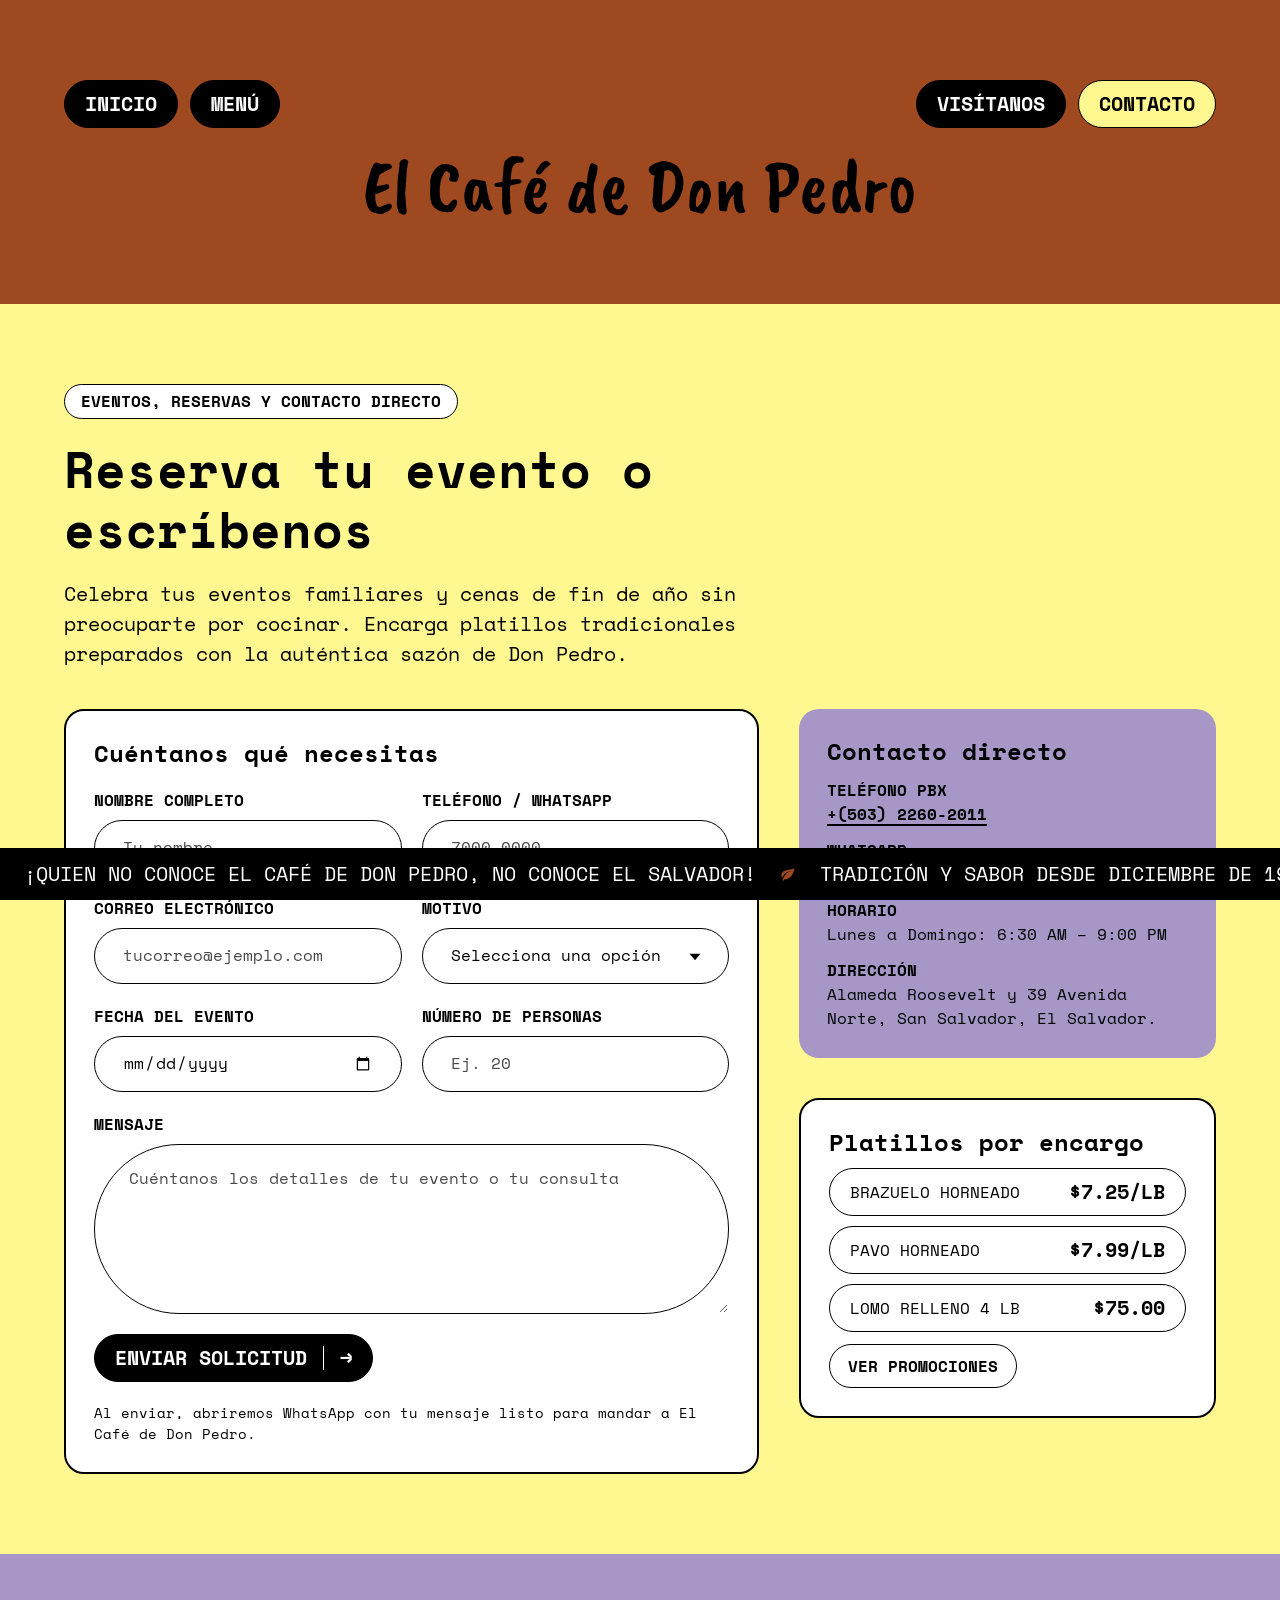
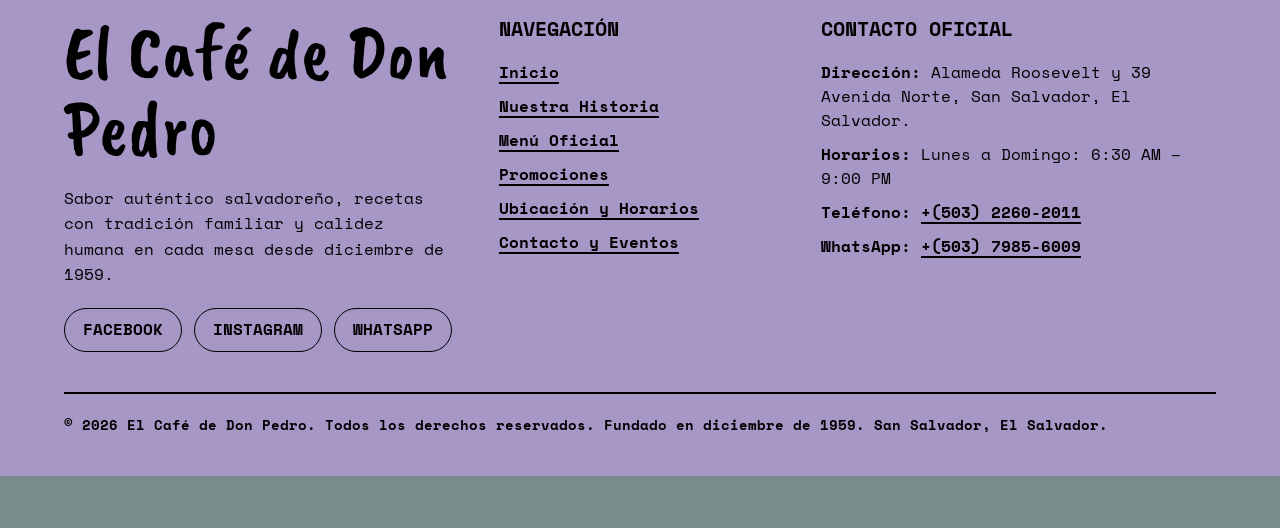
<file: contacto.html>
<!DOCTYPE html>
<html lang="es">
<head>
  <meta charset="UTF-8">
  <meta name="viewport" content="width=device-width, initial-scale=1.0">
  <title>Contacto y Eventos | El Café de Don Pedro</title>
  <meta name="description" content="Reserva tu evento o banquete, encarga platillos de temporada o escríbele directamente a El Café de Don Pedro.">
  <script>document.documentElement.className += ' js';</script>

  <!-- Tipografías: Caveat Brush (solo logotipo) + Space Mono (todo el resto) -->
  <link rel="preconnect" href="https://fonts.googleapis.com">
  <link rel="preconnect" href="https://fonts.gstatic.com" crossorigin>
  <link href="https://fonts.googleapis.com/css2?family=Caveat+Brush&amp;family=Space+Mono:wght@400;700&amp;display=swap" rel="stylesheet">

  <link rel="stylesheet" href="styles.css">
</head>
<body>
  <a class="skip-link" href="#contenido">Saltar al contenido</a>
  <header class="band band--terracotta site-header">
    <nav class="pill-nav" aria-label="Navegación principal">
      <div class="pill-group"><a class="btn btn--ink" href="index.html">Inicio</a><a class="btn btn--ink" href="menu.html">Menú</a></div>
      <div class="pill-group"><a class="btn btn--ink" href="visitanos.html">Visítanos</a><a class="btn btn--ink" href="contacto.html" aria-current="page">Contacto</a></div>
    </nav>
    <a class="wordmark wordmark--sm" href="index.html" aria-label="El Café de Don Pedro — Inicio">El Café de Don Pedro</a>
  </header>

  <main id="contenido">
    <!-- ========== CONTACTO: banda Sunshine ========== -->
    <section class="band band--sunshine" aria-labelledby="contact-title">
      <div class="section-head">
        <span class="tag">Eventos, reservas y contacto directo</span>
        <h1 class="display" id="contact-title">Reserva tu evento o escríbenos</h1>
        <p class="lead">Celebra tus eventos familiares y cenas de fin de año sin preocuparte por cocinar. Encarga platillos tradicionales preparados con la auténtica sazón de Don Pedro.</p>
      </div>

      <div class="contact-layout">
        <div class="card form-card reveal">
          <h2 class="card-title" style="margin-bottom:20px">Cuéntanos qué necesitas</h2>
          <form id="contactForm" class="form-grid" aria-describedby="formNote">
            <div class="field">
              <label for="nombre">Nombre completo</label>
              <input class="field-control" id="nombre" name="nombre" type="text" autocomplete="name" placeholder="Tu nombre" required>
            </div>
            <div class="field">
              <label for="telefono">Teléfono / WhatsApp</label>
              <input class="field-control" id="telefono" name="telefono" type="tel" autocomplete="tel" placeholder="7000-0000" required>
            </div>
            <div class="field">
              <label for="correo">Correo electrónico</label>
              <input class="field-control" id="correo" name="correo" type="email" autocomplete="email" placeholder="tucorreo@ejemplo.com">
            </div>
            <div class="field">
              <label for="motivo">Motivo</label>
              <select class="field-control" id="motivo" name="motivo" required>
                <option value="">Selecciona una opción</option>
                <option>Reservar evento o banquete</option>
                <option>Encargar platillos de temporada</option>
                <option>Pedido a domicilio</option>
                <option>Consulta general</option>
              </select>
            </div>
            <div class="field">
              <label for="fecha">Fecha del evento</label>
              <input class="field-control" id="fecha" name="fecha" type="date">
            </div>
            <div class="field">
              <label for="personas">Número de personas</label>
              <input class="field-control" id="personas" name="personas" type="number" min="1" inputmode="numeric" placeholder="Ej. 20">
            </div>
            <div class="field field--full">
              <label for="mensaje">Mensaje</label>
              <textarea class="field-control" id="mensaje" name="mensaje" rows="4" placeholder="Cuéntanos los detalles de tu evento o tu consulta"></textarea>
            </div>
            <div class="field--full">
              <button class="btn btn--ink submit-pill" type="submit">
                <span>Enviar solicitud</span><span class="divider" aria-hidden="true"></span><span aria-hidden="true">&rarr;</span>
              </button>
            </div>
            <p class="form-note field--full" id="formNote">Al enviar, abriremos WhatsApp con tu mensaje listo para mandar a El Café de Don Pedro.</p>
            <div class="form-status field--full" id="formStatus" role="status" hidden></div>
          </form>
        </div>

        <aside class="contact-aside">
          <div class="color-card color-card--lavender aside-card reveal">
            <h2 class="card-title">Contacto directo</h2>
            <p><span class="detail-label">Teléfono PBX</span><br><a class="text-link" href="tel:+50322602011">+(503) 2260-2011</a></p>
            <p><span class="detail-label">WhatsApp</span><br><a class="text-link" href="https://wa.me/50379856009" target="_blank" rel="noopener noreferrer">+(503) 7985-6009</a></p>
            <p><span class="detail-label">Horario</span><br>Lunes a Domingo: 6:30 AM – 9:00 PM</p>
            <p><span class="detail-label">Dirección</span><br>Alameda Roosevelt y 39 Avenida Norte, San Salvador, El Salvador.</p>
          </div>

          <div class="card aside-card reveal">
            <h2 class="card-title">Platillos por encargo</h2>
            <div class="price-list">
              <div class="pill-ghost"><span>Brazuelo Horneado</span><strong>$7.25/lb</strong></div>
              <div class="pill-ghost"><span>Pavo Horneado</span><strong>$7.99/lb</strong></div>
              <div class="pill-ghost"><span>Lomo Relleno 4 lb</span><strong>$75.00</strong></div>
            </div>
            <div><a class="btn btn--ghost btn--sm" href="index.html#promociones">Ver promociones</a></div>
          </div>
        </aside>
      </div>
    </section>
  </main>

  <footer class="band band--lavender site-footer">
    <div class="footer-grid">
      <div class="footer-brand">
        <a class="wordmark wordmark--sm" href="index.html" aria-label="El Café de Don Pedro — Inicio">El Café de Don Pedro</a>
        <p>Sabor auténtico salvadoreño, recetas con tradición familiar y calidez humana en cada mesa desde diciembre de 1959.</p>
        <div class="btn-row">
          <a class="btn btn--ghost btn--sm" href="https://facebook.com/elcafededonpedro" target="_blank" rel="noopener noreferrer">Facebook</a>
          <a class="btn btn--ghost btn--sm" href="https://instagram.com/elcafededonpedro" target="_blank" rel="noopener noreferrer">Instagram</a>
          <a class="btn btn--ghost btn--sm" href="https://wa.me/50379856009" target="_blank" rel="noopener noreferrer">WhatsApp</a>
        </div>
      </div>

      <nav class="footer-col" aria-label="Navegación del pie de página">
        <h2>Navegación</h2>
        <ul>
          <li><a class="text-link" href="index.html">Inicio</a></li>
          <li><a class="text-link" href="index.html#historia">Nuestra Historia</a></li>
          <li><a class="text-link" href="menu.html">Menú Oficial</a></li>
          <li><a class="text-link" href="index.html#promociones">Promociones</a></li>
          <li><a class="text-link" href="visitanos.html">Ubicación y Horarios</a></li>
          <li><a class="text-link" href="contacto.html">Contacto y Eventos</a></li>
        </ul>
      </nav>

      <div class="footer-col">
        <h2>Contacto Oficial</h2>
        <p><strong>Dirección:</strong> Alameda Roosevelt y 39 Avenida Norte, San Salvador, El Salvador.</p>
        <p><strong>Horarios:</strong> Lunes a Domingo: 6:30 AM – 9:00 PM</p>
        <p><strong>Teléfono:</strong> <a class="text-link" href="tel:+50322602011">+(503) 2260-2011</a></p>
        <p><strong>WhatsApp:</strong> <a class="text-link" href="https://wa.me/50379856009" target="_blank" rel="noopener noreferrer">+(503) 7985-6009</a></p>
      </div>
    </div>
    <p class="copyright">&copy; 2026 El Café de Don Pedro. Todos los derechos reservados. Fundado en diciembre de 1959. San Salvador, El Salvador.</p>
  </footer>

  <!-- Ticker inferior en movimiento infinito (duración en styles.css, sección 11) -->
  <div class="ticker" aria-hidden="true">
    <div class="ticker-track">
      <div class="ticker-group"><span class="ticker-item">¡Quien no conoce El Café de Don Pedro, no conoce El Salvador!</span><svg class="ticker-leaf" viewBox="0 0 24 24" aria-hidden="true"><path d="M17 8C8 10 5.9 16.17 3.82 21.34l1.89.66.95-2.3c.48.17.98.3 1.34.3C19 20 22 3 22 3c-1 2-8 2.25-13 3.25S2 11.5 2 13.5s1.75 3.75 1.75 3.75C7 8 17 8 17 8z"/></svg><span class="ticker-item">Tradición y sabor desde diciembre de 1959</span><svg class="ticker-leaf" viewBox="0 0 24 24" aria-hidden="true"><path d="M17 8C8 10 5.9 16.17 3.82 21.34l1.89.66.95-2.3c.48.17.98.3 1.34.3C19 20 22 3 22 3c-1 2-8 2.25-13 3.25S2 11.5 2 13.5s1.75 3.75 1.75 3.75C7 8 17 8 17 8z"/></svg><span class="ticker-item">No somos los mejores por ser los más antiguos… ¡somos los más antiguos por ser los mejores!</span><svg class="ticker-leaf" viewBox="0 0 24 24" aria-hidden="true"><path d="M17 8C8 10 5.9 16.17 3.82 21.34l1.89.66.95-2.3c.48.17.98.3 1.34.3C19 20 22 3 22 3c-1 2-8 2.25-13 3.25S2 11.5 2 13.5s1.75 3.75 1.75 3.75C7 8 17 8 17 8z"/></svg></div>
      <div class="ticker-group"><span class="ticker-item">¡Quien no conoce El Café de Don Pedro, no conoce El Salvador!</span><svg class="ticker-leaf" viewBox="0 0 24 24" aria-hidden="true"><path d="M17 8C8 10 5.9 16.17 3.82 21.34l1.89.66.95-2.3c.48.17.98.3 1.34.3C19 20 22 3 22 3c-1 2-8 2.25-13 3.25S2 11.5 2 13.5s1.75 3.75 1.75 3.75C7 8 17 8 17 8z"/></svg><span class="ticker-item">Tradición y sabor desde diciembre de 1959</span><svg class="ticker-leaf" viewBox="0 0 24 24" aria-hidden="true"><path d="M17 8C8 10 5.9 16.17 3.82 21.34l1.89.66.95-2.3c.48.17.98.3 1.34.3C19 20 22 3 22 3c-1 2-8 2.25-13 3.25S2 11.5 2 13.5s1.75 3.75 1.75 3.75C7 8 17 8 17 8z"/></svg><span class="ticker-item">No somos los mejores por ser los más antiguos… ¡somos los más antiguos por ser los mejores!</span><svg class="ticker-leaf" viewBox="0 0 24 24" aria-hidden="true"><path d="M17 8C8 10 5.9 16.17 3.82 21.34l1.89.66.95-2.3c.48.17.98.3 1.34.3C19 20 22 3 22 3c-1 2-8 2.25-13 3.25S2 11.5 2 13.5s1.75 3.75 1.75 3.75C7 8 17 8 17 8z"/></svg></div>
    </div>
  </div>

  <script src="script.js"></script>
</body>
</html>
</file>
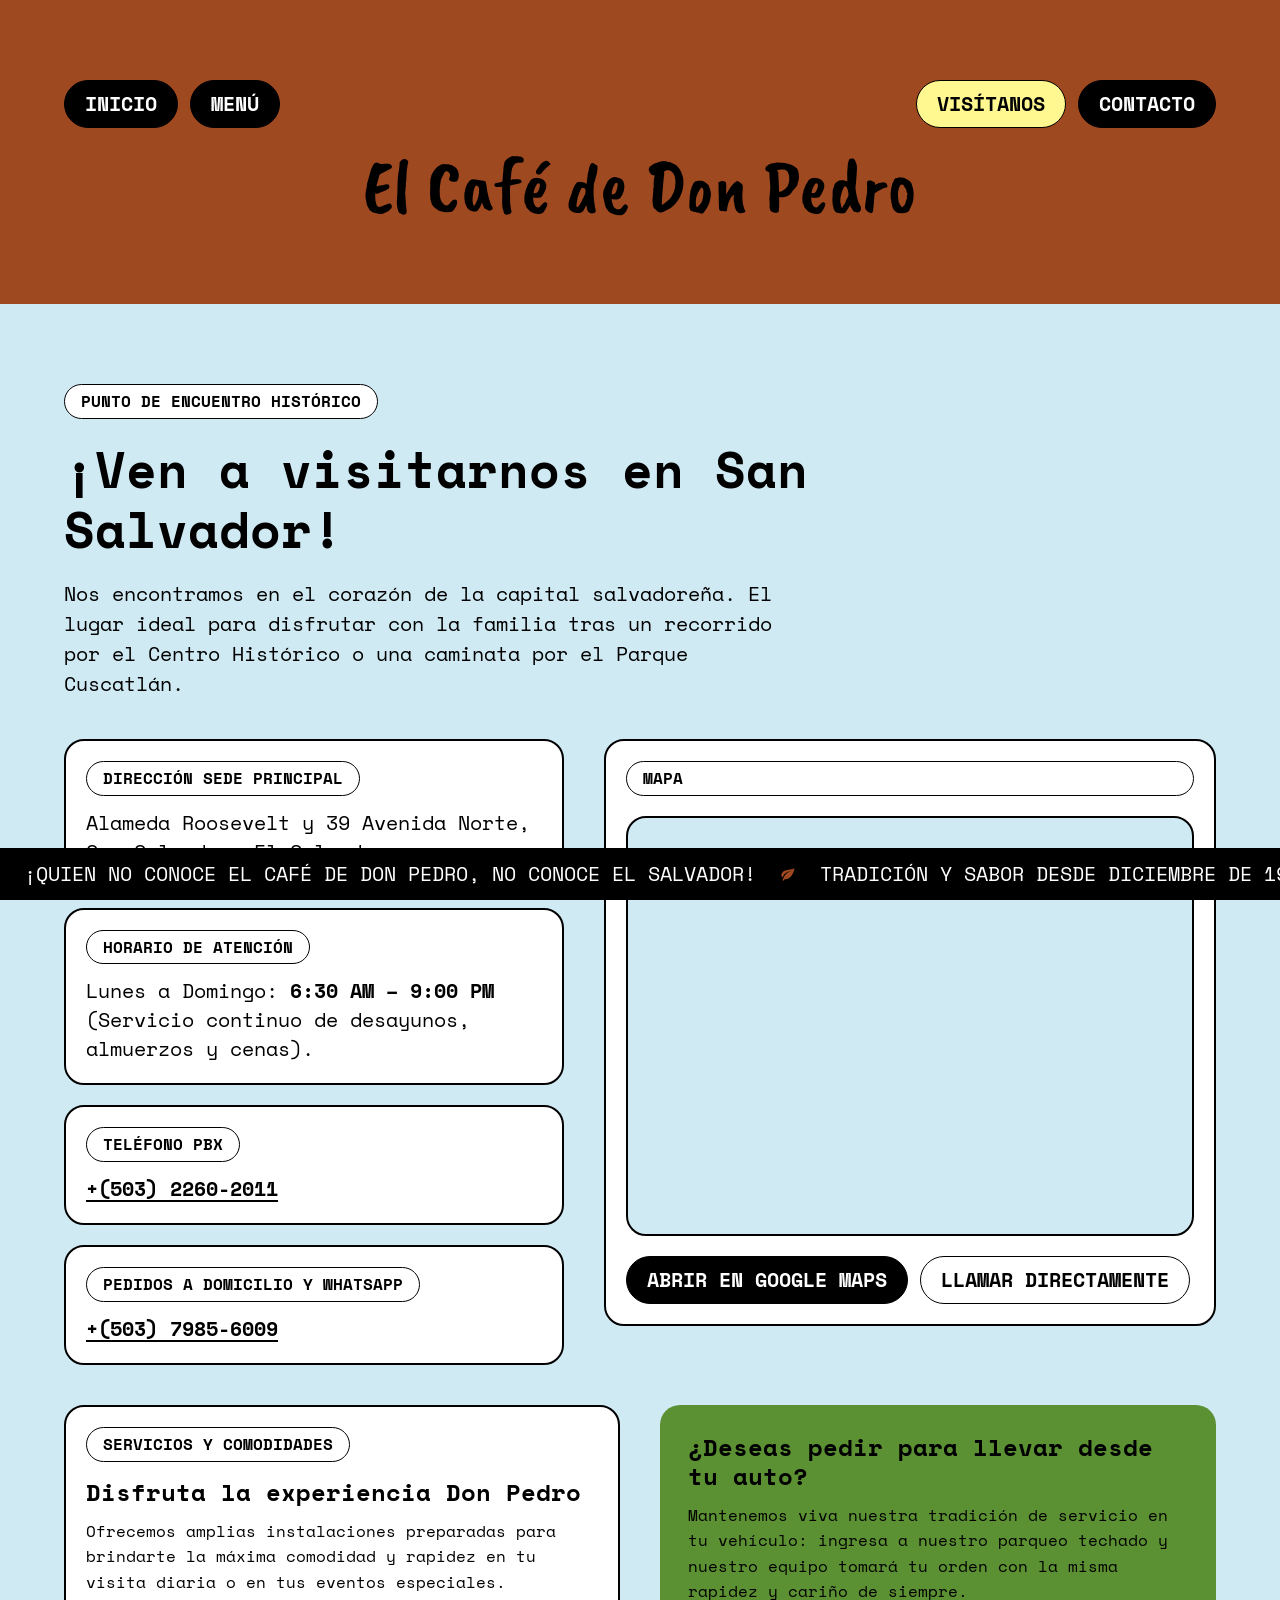
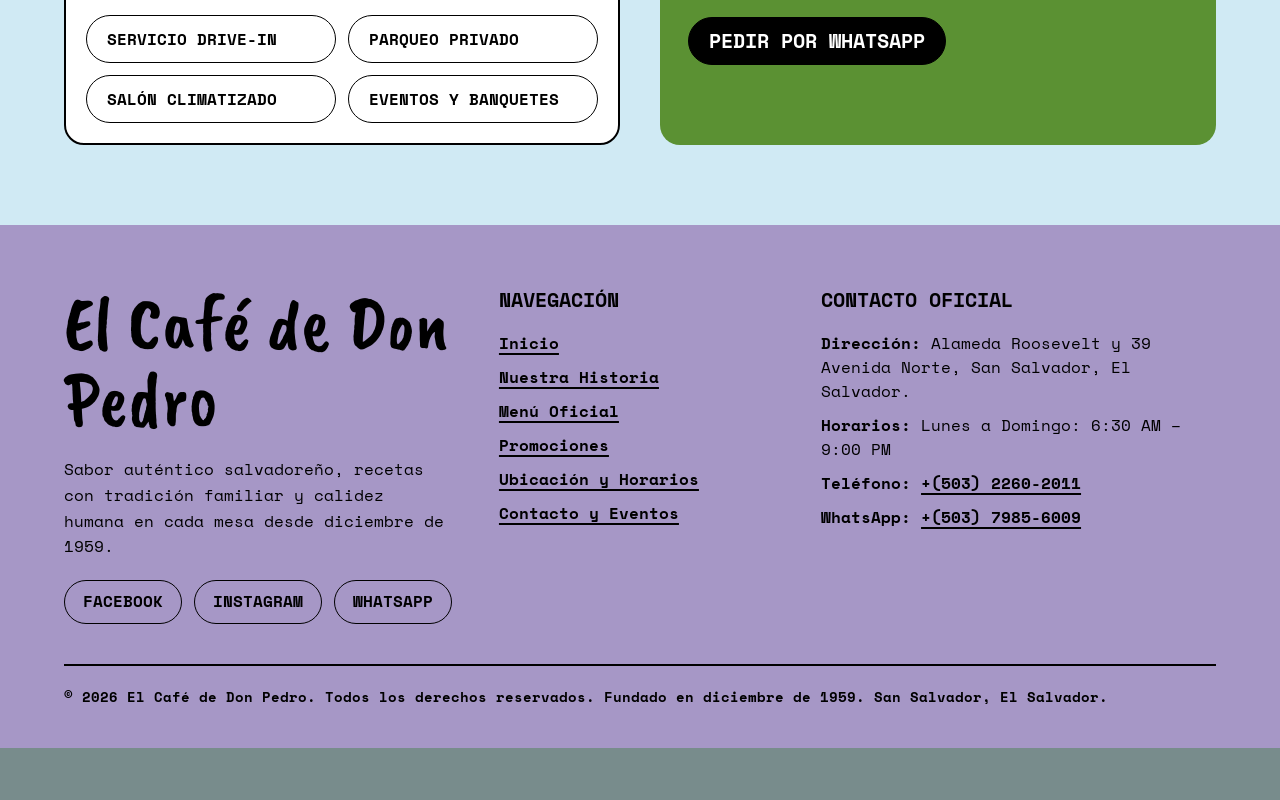
<file: visitanos.html>
<!DOCTYPE html>
<html lang="es">
<head>
  <meta charset="UTF-8">
  <meta name="viewport" content="width=device-width, initial-scale=1.0">
  <title>Visítanos | El Café de Don Pedro</title>
  <meta name="description" content="Dirección, horarios y teléfonos de El Café de Don Pedro en Alameda Roosevelt y 39 Avenida Norte, San Salvador.">
  <script>document.documentElement.className += ' js';</script>

  <!-- Tipografías: Caveat Brush (solo logotipo) + Space Mono (todo el resto) -->
  <link rel="preconnect" href="https://fonts.googleapis.com">
  <link rel="preconnect" href="https://fonts.gstatic.com" crossorigin>
  <link href="https://fonts.googleapis.com/css2?family=Caveat+Brush&amp;family=Space+Mono:wght@400;700&amp;display=swap" rel="stylesheet">

  <link rel="stylesheet" href="styles.css">
</head>
<body>
  <a class="skip-link" href="#contenido">Saltar al contenido</a>
  <header class="band band--terracotta site-header">
    <nav class="pill-nav" aria-label="Navegación principal">
      <div class="pill-group"><a class="btn btn--ink" href="index.html">Inicio</a><a class="btn btn--ink" href="menu.html">Menú</a></div>
      <div class="pill-group"><a class="btn btn--ink" href="visitanos.html" aria-current="page">Visítanos</a><a class="btn btn--ink" href="contacto.html">Contacto</a></div>
    </nav>
    <a class="wordmark wordmark--sm" href="index.html" aria-label="El Café de Don Pedro — Inicio">El Café de Don Pedro</a>
  </header>

  <main id="contenido">
    <!-- ========== VISÍTANOS: banda Sky ========== -->
    <section class="band band--sky" aria-labelledby="visit-title">
      <div class="section-head">
        <span class="tag">Punto de Encuentro Histórico</span>
        <h1 class="display" id="visit-title">¡Ven a visitarnos en San Salvador!</h1>
        <p class="lead">Nos encontramos en el corazón de la capital salvadoreña. El lugar ideal para disfrutar con la familia tras un recorrido por el Centro Histórico o una caminata por el Parque Cuscatlán.</p>
      </div>

      <div class="visit-layout">
        <div class="info-stack">
          <article class="card info-card reveal">
            <span class="tag">Dirección Sede Principal</span>
            <p>Alameda Roosevelt y 39 Avenida Norte, San Salvador, El Salvador.</p>
          </article>
          <article class="card info-card reveal">
            <span class="tag">Horario de Atención</span>
            <p>Lunes a Domingo: <strong>6:30 AM – 9:00 PM</strong> (Servicio continuo de desayunos, almuerzos y cenas).</p>
          </article>
          <article class="card info-card reveal">
            <span class="tag">Teléfono PBX</span>
            <p><a class="text-link" href="tel:+50322602011">+(503) 2260-2011</a></p>
          </article>
          <article class="card info-card reveal">
            <span class="tag">Pedidos a Domicilio y WhatsApp</span>
            <p><a class="text-link" href="https://wa.me/50379856009" target="_blank" rel="noopener noreferrer">+(503) 7985-6009</a></p>
          </article>
        </div>

        <article class="card map-card reveal">
          <span class="tag tag--static">Mapa</span>
          <iframe title="Mapa de El Café de Don Pedro en Alameda Roosevelt y 39 Avenida Norte, San Salvador"
                  src="https://www.google.com/maps?q=Alameda+Roosevelt+y+39+Avenida+Norte+San+Salvador&amp;output=embed"
                  loading="lazy" referrerpolicy="no-referrer-when-downgrade" allowfullscreen></iframe>
          <div class="btn-row">
            <a class="btn btn--ink" href="https://maps.google.com/?q=El+Cafe+de+Don+Pedro+Alameda+Roosevelt+San+Salvador" target="_blank" rel="noopener noreferrer">Abrir en Google Maps</a>
            <a class="btn btn--ghost" href="tel:+50322602011">Llamar directamente</a>
          </div>
        </article>
      </div>

      <div class="services-layout">
        <article class="card reveal">
          <span class="tag tag--static">Servicios y Comodidades</span>
          <h2 class="card-title" style="margin-top:16px">Disfruta la experiencia Don Pedro</h2>
          <p style="margin-top:12px;line-height:1.6">Ofrecemos amplias instalaciones preparadas para brindarte la máxima comodidad y rapidez en tu visita diaria o en tus eventos especiales.</p>
          <ul class="service-list">
            <li>Servicio Drive-In</li>
            <li>Parqueo Privado</li>
            <li>Salón Climatizado</li>
            <li>Eventos y Banquetes</li>
          </ul>
        </article>

        <article class="color-card color-card--moss drive-card reveal">
          <h2 class="card-title">¿Deseas pedir para llevar desde tu auto?</h2>
          <p>Mantenemos viva nuestra tradición de servicio en tu vehículo: ingresa a nuestro parqueo techado y nuestro equipo tomará tu orden con la misma rapidez y cariño de siempre.</p>
          <div><a class="btn btn--ink" href="https://wa.me/50379856009?text=Hola%20El%20Caf%C3%A9%20de%20Don%20Pedro%2C%20deseo%20hacer%20un%20pedido" target="_blank" rel="noopener noreferrer">Pedir por WhatsApp</a></div>
        </article>
      </div>
    </section>
  </main>

  <footer class="band band--lavender site-footer">
    <div class="footer-grid">
      <div class="footer-brand">
        <a class="wordmark wordmark--sm" href="index.html" aria-label="El Café de Don Pedro — Inicio">El Café de Don Pedro</a>
        <p>Sabor auténtico salvadoreño, recetas con tradición familiar y calidez humana en cada mesa desde diciembre de 1959.</p>
        <div class="btn-row">
          <a class="btn btn--ghost btn--sm" href="https://facebook.com/elcafededonpedro" target="_blank" rel="noopener noreferrer">Facebook</a>
          <a class="btn btn--ghost btn--sm" href="https://instagram.com/elcafededonpedro" target="_blank" rel="noopener noreferrer">Instagram</a>
          <a class="btn btn--ghost btn--sm" href="https://wa.me/50379856009" target="_blank" rel="noopener noreferrer">WhatsApp</a>
        </div>
      </div>

      <nav class="footer-col" aria-label="Navegación del pie de página">
        <h2>Navegación</h2>
        <ul>
          <li><a class="text-link" href="index.html">Inicio</a></li>
          <li><a class="text-link" href="index.html#historia">Nuestra Historia</a></li>
          <li><a class="text-link" href="menu.html">Menú Oficial</a></li>
          <li><a class="text-link" href="index.html#promociones">Promociones</a></li>
          <li><a class="text-link" href="visitanos.html">Ubicación y Horarios</a></li>
          <li><a class="text-link" href="contacto.html">Contacto y Eventos</a></li>
        </ul>
      </nav>

      <div class="footer-col">
        <h2>Contacto Oficial</h2>
        <p><strong>Dirección:</strong> Alameda Roosevelt y 39 Avenida Norte, San Salvador, El Salvador.</p>
        <p><strong>Horarios:</strong> Lunes a Domingo: 6:30 AM – 9:00 PM</p>
        <p><strong>Teléfono:</strong> <a class="text-link" href="tel:+50322602011">+(503) 2260-2011</a></p>
        <p><strong>WhatsApp:</strong> <a class="text-link" href="https://wa.me/50379856009" target="_blank" rel="noopener noreferrer">+(503) 7985-6009</a></p>
      </div>
    </div>
    <p class="copyright">&copy; 2026 El Café de Don Pedro. Todos los derechos reservados. Fundado en diciembre de 1959. San Salvador, El Salvador.</p>
  </footer>

  <!-- Ticker inferior en movimiento infinito (duración en styles.css, sección 11) -->
  <div class="ticker" aria-hidden="true">
    <div class="ticker-track">
      <div class="ticker-group"><span class="ticker-item">¡Quien no conoce El Café de Don Pedro, no conoce El Salvador!</span><svg class="ticker-leaf" viewBox="0 0 24 24" aria-hidden="true"><path d="M17 8C8 10 5.9 16.17 3.82 21.34l1.89.66.95-2.3c.48.17.98.3 1.34.3C19 20 22 3 22 3c-1 2-8 2.25-13 3.25S2 11.5 2 13.5s1.75 3.75 1.75 3.75C7 8 17 8 17 8z"/></svg><span class="ticker-item">Tradición y sabor desde diciembre de 1959</span><svg class="ticker-leaf" viewBox="0 0 24 24" aria-hidden="true"><path d="M17 8C8 10 5.9 16.17 3.82 21.34l1.89.66.95-2.3c.48.17.98.3 1.34.3C19 20 22 3 22 3c-1 2-8 2.25-13 3.25S2 11.5 2 13.5s1.75 3.75 1.75 3.75C7 8 17 8 17 8z"/></svg><span class="ticker-item">No somos los mejores por ser los más antiguos… ¡somos los más antiguos por ser los mejores!</span><svg class="ticker-leaf" viewBox="0 0 24 24" aria-hidden="true"><path d="M17 8C8 10 5.9 16.17 3.82 21.34l1.89.66.95-2.3c.48.17.98.3 1.34.3C19 20 22 3 22 3c-1 2-8 2.25-13 3.25S2 11.5 2 13.5s1.75 3.75 1.75 3.75C7 8 17 8 17 8z"/></svg></div>
      <div class="ticker-group"><span class="ticker-item">¡Quien no conoce El Café de Don Pedro, no conoce El Salvador!</span><svg class="ticker-leaf" viewBox="0 0 24 24" aria-hidden="true"><path d="M17 8C8 10 5.9 16.17 3.82 21.34l1.89.66.95-2.3c.48.17.98.3 1.34.3C19 20 22 3 22 3c-1 2-8 2.25-13 3.25S2 11.5 2 13.5s1.75 3.75 1.75 3.75C7 8 17 8 17 8z"/></svg><span class="ticker-item">Tradición y sabor desde diciembre de 1959</span><svg class="ticker-leaf" viewBox="0 0 24 24" aria-hidden="true"><path d="M17 8C8 10 5.9 16.17 3.82 21.34l1.89.66.95-2.3c.48.17.98.3 1.34.3C19 20 22 3 22 3c-1 2-8 2.25-13 3.25S2 11.5 2 13.5s1.75 3.75 1.75 3.75C7 8 17 8 17 8z"/></svg><span class="ticker-item">No somos los mejores por ser los más antiguos… ¡somos los más antiguos por ser los mejores!</span><svg class="ticker-leaf" viewBox="0 0 24 24" aria-hidden="true"><path d="M17 8C8 10 5.9 16.17 3.82 21.34l1.89.66.95-2.3c.48.17.98.3 1.34.3C19 20 22 3 22 3c-1 2-8 2.25-13 3.25S2 11.5 2 13.5s1.75 3.75 1.75 3.75C7 8 17 8 17 8z"/></svg></div>
    </div>
  </div>

  <script src="script.js"></script>
</body>
</html>
</file>
<file: styles.css>
/* ==========================================================================
   EL CAFÉ DE DON PEDRO — HOJA DE ESTILOS GLOBAL (4 PÁGINAS)
   Sistema de diseño: "Touchy Coffee — Style Reference"
   Zine de café pintado a mano: bandas de color a sangre, etiquetas tipo
   máquina de escribir y botones en pastilla extrema.

   REGLAS APLICADAS
   - Diseño plano: bloques de color sólido, sin degradados, sin sombras
     y sin efectos de cristal.
   - Controles (botones, inputs, etiquetas): pastilla de 100px.
   - Tarjetas e imágenes: 20px.
   - Todo el texto legible en monoespaciada; solo el logotipo usa Script.

   ÍNDICE
   1. Tokens          5. Tarjetas y etiquetas     9. Visítanos
   2. Base            6. Inicio                  10. Contacto
   3. Animaciones     7. Menú y promociones      11. Pie y ticker
   4. Botones y nav   8. Bandas de sección       12. Responsive
   ========================================================================== */


/* ==========================================================================
   1. TOKENS
   ========================================================================== */
:root {
  /* Color */
  --color-ink: #000000;
  --color-sage: #788c8c;
  --color-cream: #ffffff;
  --color-terracotta: #9f4920;
  --color-lavender: #a697c6;
  --color-moss: #5b9133;
  --color-sunshine: #fff78f;
  --color-sky: #d0eaf4;
  --color-pink: #f5b5c8;

  /* Tipografía */
  --font-apercu-mono: 'Apercu Mono', 'Space Mono', 'IBM Plex Mono', ui-monospace, SFMono-Regular, Menlo, Monaco, Consolas, monospace;
  --font-touchy-script-custom: 'Touchy Script (custom)', 'Caveat Brush', 'Permanent Marker', cursive;

  --text-subheading: 20px;
  --text-heading-sm: 24px;
  --text-display: 50px;
  --text-body: 16px;

  /* Espaciado (base 4px) */
  --spacing-20: 20px;
  --spacing-40: 40px;
  --spacing-60: 60px;
  --spacing-80: 80px;
  --spacing-100: 100px;

  /* Capas de layout */
  --section-gap: 80px;
  --card-padding: 20px;
  --element-gap: 20px;
  --band-pad: clamp(20px, 5vw, 80px);
  --ticker-h: 52px;

  /* Radios */
  --radius-cards: 20px;
  --radius-images: 20px;
  --radius-full: 100px;
}


/* ==========================================================================
   2. RESET Y BASE
   ========================================================================== */
*, *::before, *::after {
  box-sizing: border-box;
  margin: 0;
  padding: 0;
}

html {
  font-size: 16px;
  scroll-behavior: smooth;
  -webkit-text-size-adjust: 100%;
}

body {
  font-family: var(--font-apercu-mono);
  font-size: var(--text-body);
  line-height: 1.5;
  color: var(--color-ink);
  background-color: var(--color-sage);
  /* espacio para el ticker fijo inferior */
  padding-bottom: var(--ticker-h);
  overflow-x: hidden;
}

img {
  display: block;
  max-width: 100%;
  height: auto;
}

a {
  color: inherit;
}

ul {
  list-style: none;
}

button, input, select, textarea {
  font: inherit;
  color: inherit;
}

button {
  cursor: pointer;
  background: none;
  border: none;
}

[hidden] {
  display: none !important;
}

:focus-visible {
  outline: 3px solid var(--color-ink);
  outline-offset: 3px;
}

.skip-link {
  position: absolute;
  top: -100px;
  left: var(--spacing-20);
  z-index: 300;
  padding: 10px 20px;
  background-color: var(--color-ink);
  color: var(--color-cream);
  font-weight: 700;
  text-transform: uppercase;
  border-radius: var(--radius-full);
}

.skip-link:focus {
  top: 12px;
}

.sr-only {
  position: absolute;
  width: 1px;
  height: 1px;
  overflow: hidden;
  clip: rect(0 0 0 0);
  white-space: nowrap;
}

/* Tipografía utilitaria */
.display {
  font-size: clamp(30px, 6vw, var(--text-display));
  line-height: 1.2;
  font-weight: 700;
  margin-bottom: var(--spacing-20);
}

.lead {
  font-size: var(--text-subheading);
  line-height: 1.5;
  max-width: 62ch;
}

.card-title {
  font-size: var(--text-heading-sm);
  line-height: 1.2;
  font-weight: 700;
}

.underline {
  text-decoration: underline;
  text-underline-offset: 4px;
  text-decoration-thickness: 2px;
  font-weight: 700;
}

/* Logotipo: la ÚNICA pieza en Script */
.wordmark {
  display: inline-block;
  font-family: var(--font-touchy-script-custom);
  font-weight: 400;
  line-height: 1;
  text-align: center;
  text-decoration: none;
  color: var(--color-ink);
}

.wordmark--hero {
  font-size: clamp(64px, 13vw, 180px);
}

.wordmark--sm {
  font-size: clamp(48px, 7vw, 76px);
}


/* ==========================================================================
   3. ANIMACIONES Y TRANSICIONES
   ========================================================================== */

/* ---- 3.1 Transiciones :hover (botones, tarjetas, pastillas, enlaces) ---- */

/*
████████████████████████████████████████████████████████████████████████████
██                                                                        ██
██   ▼▼▼  [1 de 3]  DURACIÓN DE LAS TRANSICIONES :HOVER  ▼▼▼              ██
██        (botones, pastillas, tarjetas, imágenes y enlaces)              ██
██                                                                        ██
████████████████████████████████████████████████████████████████████████████
*/
.btn,
.filter-pill,
.step,
.add-link,
.card,
.product-media img,
.wordmark,
.text-link,
.field-control {
  /* AQUI PUEDES MODIFICAR LA DURACIÓN PARA TU VIDEO DEMOSTRATIVO */
  transition: background-color 0.3s ease, color 0.3s ease, border-color 0.3s ease, transform 0.3s ease;
}

.wordmark:hover {
  transform: rotate(-2deg) scale(1.03);
}

/* ---- 3.2 Aparición de tarjetas (al cargar / al hacer scroll) ---- */
@keyframes rise-in {
  from {
    opacity: 0;
    transform: translateY(32px);
  }
  to {
    opacity: 1;
    transform: translateY(0);
  }
}

/* El script añade .js al <html>; sin JS todo se ve normal */
.js .reveal:not(.is-visible) {
  opacity: 0;
}

/*
████████████████████████████████████████████████████████████████████████████
██                                                                        ██
██   ▼▼▼  [2 de 3]  DURACIÓN DE LA APARICIÓN DE TARJETAS (rise-in)  ▼▼▼    ██
██                                                                        ██
████████████████████████████████████████████████████████████████████████████
*/
.js .reveal.is-visible {
  /* AQUI PUEDES MODIFICAR LA DURACIÓN PARA TU VIDEO DEMOSTRATIVO */
  animation: rise-in 0.7s ease-out backwards;
}

/* Cascada: cada columna entra con un pequeño retraso */
.js .reveal.is-visible:nth-child(3n + 2) {
  animation-delay: 0.12s;
}

.js .reveal.is-visible:nth-child(3n + 3) {
  animation-delay: 0.24s;
}

/* ---- 3.3 Ticker inferior en movimiento infinito ---- */
@keyframes ticker-scroll {
  from {
    transform: translateX(0);
  }
  to {
    transform: translateX(-50%);
  }
}

/* (la regla .ticker-track con la duración está en la sección 11) */

@media (prefers-reduced-motion: reduce) {
  .js .reveal:not(.is-visible) {
    opacity: 1;
  }

  .js .reveal.is-visible {
    animation: none;
  }

  .ticker-track {
    animation: none !important;
  }

  html {
    scroll-behavior: auto;
  }
}


/* ==========================================================================
   4. BOTONES Y NAVEGACIÓN EN PASTILLA
   ========================================================================== */
.btn {
  display: inline-flex;
  align-items: center;
  justify-content: center;
  gap: 10px;
  min-height: 48px;
  padding: 10px 20px;
  font-family: inherit;
  font-size: var(--text-subheading);
  font-weight: 700;
  line-height: 1.2;
  text-align: center;
  text-transform: uppercase;
  text-decoration: none;
  border: 1px solid var(--color-ink);
  border-radius: var(--radius-full);
  cursor: pointer;
}

.btn--ink {
  background-color: var(--color-ink);
  color: var(--color-cream);
}

.btn--ink:hover {
  background-color: var(--color-cream);
  color: var(--color-ink);
  transform: translateY(-3px);
}

.btn--cream {
  background-color: var(--color-cream);
  color: var(--color-ink);
}

.btn--cream:hover {
  background-color: var(--color-ink);
  color: var(--color-cream);
  transform: translateY(-3px);
}

.btn--ghost {
  background-color: transparent;
  color: var(--color-ink);
}

.btn--ghost:hover {
  background-color: var(--color-ink);
  color: var(--color-cream);
  transform: translateY(-3px);
}

.btn--sm {
  min-height: 44px;
  font-size: var(--text-body);
  padding: 8px 18px;
}

.btn--block {
  width: 100%;
}

/* Página actual en la navegación */
.btn[aria-current="page"] {
  background-color: var(--color-sunshine);
  color: var(--color-ink);
}

.pill-nav {
  display: flex;
  justify-content: space-between;
  align-items: flex-start;
  flex-wrap: wrap;
  gap: var(--element-gap);
}

.pill-group {
  display: flex;
  flex-wrap: wrap;
  gap: 12px;
}

.btn-row {
  display: flex;
  flex-wrap: wrap;
  gap: 12px;
}

.text-link {
  text-decoration: underline;
  text-underline-offset: 4px;
  text-decoration-thickness: 2px;
  font-weight: 700;
}

.text-link:hover {
  background-color: var(--color-ink);
  color: var(--color-cream);
}


/* ==========================================================================
   5. TARJETAS Y ETIQUETAS
   ========================================================================== */
.card {
  background-color: var(--color-cream);
  border: 2px solid var(--color-ink);
  border-radius: var(--radius-cards);
  padding: var(--card-padding);
}

.card:hover {
  transform: translateY(-6px);
}

/* Tarjetas de color sólido: el color ES la tarjeta */
.color-card {
  border-radius: var(--radius-cards);
  padding: var(--card-padding);
}

.color-card--terracotta {
  background-color: var(--color-terracotta);
}

.color-card--moss {
  background-color: var(--color-moss);
}

.color-card--lavender {
  background-color: var(--color-lavender);
}

/* Etiqueta pastilla */
.tag {
  display: inline-flex;
  align-items: center;
  padding: 6px 16px;
  margin-bottom: var(--spacing-20);
  background-color: var(--color-cream);
  color: var(--color-ink);
  border: 1px solid var(--color-ink);
  border-radius: var(--radius-full);
  font-size: var(--text-body);
  font-weight: 700;
  line-height: 1.3;
  text-transform: uppercase;
}

.tag--static {
  margin-bottom: 0;
}

/* Pastilla de solo lectura (selector de tamaño / precio) */
.pill-ghost {
  display: flex;
  align-items: center;
  justify-content: space-between;
  gap: 12px;
  min-height: 48px;
  padding: 10px 20px;
  border: 1px solid var(--color-ink);
  border-radius: var(--radius-full);
  font-size: var(--text-body);
  line-height: 1.2;
  text-transform: uppercase;
}

.pill-ghost strong {
  font-size: var(--text-subheading);
  white-space: nowrap;
}

.stars {
  display: flex;
  gap: 6px;
  margin-bottom: var(--spacing-20);
}

.stars svg {
  width: 28px;
  height: 28px;
  fill: var(--color-pink);
}


/* ==========================================================================
   6. INICIO (HERO + HISTORIA)
   ========================================================================== */
.site-header {
  padding-top: var(--spacing-20);
  padding-bottom: var(--spacing-40);
}

.site-header .wordmark {
  display: block;
  margin: var(--spacing-20) auto 0;
}

.hero {
  display: flex;
  flex-direction: column;
  align-items: center;
  gap: var(--element-gap);
  padding-top: var(--spacing-20);
  padding-bottom: var(--spacing-80);
}

.hero-top {
  display: flex;
  flex-direction: column;
  align-items: center;
  gap: 12px;
  text-align: center;
}

.eyebrow {
  font-size: var(--text-subheading);
  font-weight: 700;
  text-transform: uppercase;
}

.tagline {
  font-size: var(--text-subheading);
  font-weight: 700;
  text-transform: uppercase;
  max-width: 34ch;
}

.hero-card {
  width: 100%;
  max-width: 760px;
  display: flex;
  flex-direction: column;
  gap: var(--element-gap);
}

.hero-card p {
  font-size: var(--text-subheading);
  line-height: 1.5;
}

.stamps {
  display: flex;
  flex-wrap: wrap;
  justify-content: center;
  gap: 12px;
}

.stamp {
  padding: 8px 18px;
  background-color: var(--color-cream);
  border: 1px solid var(--color-ink);
  border-radius: var(--radius-full);
  font-size: var(--text-body);
  font-weight: 700;
  text-transform: uppercase;
}

.history-grid {
  display: grid;
  grid-template-columns: 1fr;
  gap: var(--spacing-40);
  align-items: start;
}

.history-card {
  display: flex;
  flex-direction: column;
  gap: var(--element-gap);
  padding: 28px;
}

.history-card p {
  line-height: 1.6;
}

.history-card .lead-text {
  font-size: var(--text-subheading);
  font-weight: 700;
  line-height: 1.5;
}

.stats {
  display: grid;
  grid-template-columns: repeat(3, 1fr);
  gap: var(--element-gap);
  padding-top: var(--spacing-20);
  border-top: 1px solid var(--color-ink);
}

.stat-number {
  font-size: clamp(24px, 4vw, 40px);
  font-weight: 700;
  line-height: 1.1;
}

.stat-label {
  font-size: 14px;
  font-weight: 700;
  text-transform: uppercase;
}

.collage {
  display: grid;
  grid-template-columns: 1fr;
  gap: var(--element-gap);
}

.collage-card {
  display: flex;
  flex-direction: column;
  gap: 12px;
}

.collage-card img {
  width: 100%;
  height: auto;
  aspect-ratio: 4 / 3;
  object-fit: cover;
  border-radius: var(--radius-images);
}

.collage-card figcaption {
  font-size: var(--text-body);
  font-weight: 700;
}

.quote-grid {
  display: grid;
  grid-template-columns: 1fr;
  gap: var(--spacing-40);
}

.quote-card {
  display: flex;
  flex-direction: column;
  padding: 28px;
}

.quote-text {
  font-size: var(--text-heading-sm);
  font-weight: 700;
  line-height: 1.4;
  margin-bottom: var(--spacing-20);
}

.byline {
  margin-top: auto;
  font-size: var(--text-subheading);
  font-weight: 700;
  line-height: 1.4;
}


/* ==========================================================================
   7. MENÚ Y PROMOCIONES (TARJETA DE PRODUCTO)
   ========================================================================== */
.filter-bar {
  display: flex;
  flex-wrap: wrap;
  gap: 12px;
  margin-bottom: var(--spacing-20);
}

.filter-pill {
  min-height: 44px;
  padding: 8px 20px;
  background-color: var(--color-cream);
  color: var(--color-ink);
  border: 1px solid var(--color-ink);
  border-radius: var(--radius-full);
  font-size: var(--text-body);
  font-weight: 700;
  text-transform: uppercase;
}

.filter-pill:hover {
  transform: translateY(-3px);
  background-color: var(--color-sunshine);
}

.filter-pill.is-active {
  background-color: var(--color-ink);
  color: var(--color-cream);
}

.results-count {
  margin-bottom: var(--spacing-40);
  font-weight: 700;
  text-transform: uppercase;
}

.product-grid {
  display: grid;
  grid-template-columns: 1fr;
  gap: var(--spacing-40);
}

.product-card {
  display: flex;
  flex-direction: column;
  gap: 16px;
}

.product-media {
  position: relative;
  overflow: hidden;
  border-radius: var(--radius-images);
  background-color: var(--color-sage);
}

.product-media img {
  width: 100%;
  height: auto;
  aspect-ratio: 4 / 3;
  object-fit: cover;
}

.product-card:hover .product-media img {
  transform: scale(1.06);
}

/* Etiqueta de origen: sello en la esquina de la foto */
.origin-label {
  position: absolute;
  top: 12px;
  left: 12px;
  max-width: calc(100% - 24px);
  padding: 8px 16px;
  border-radius: var(--radius-full);
  font-size: var(--text-body);
  font-weight: 700;
  line-height: 1.2;
  text-transform: uppercase;
}

.origin-label--terra {
  background-color: var(--color-terracotta);
  color: var(--color-cream);
}

.origin-label--ink {
  background-color: var(--color-ink);
  color: var(--color-cream);
}

.origin-label--pink {
  background-color: var(--color-pink);
  color: var(--color-ink);
}

.product-name {
  font-size: var(--text-subheading);
  font-weight: 700;
  line-height: 1.25;
}

.product-desc {
  flex-grow: 1;
  line-height: 1.55;
}

.product-controls {
  display: flex;
  flex-direction: column;
  gap: 12px;
}

/* Pastilla "- 1 + | PEDIR" */
.add-pill {
  display: flex;
  align-items: stretch;
  min-height: 48px;
  border: 1px solid var(--color-ink);
  border-radius: var(--radius-full);
  overflow: hidden;
  background-color: var(--color-cream);
}

.stepper {
  display: flex;
  align-items: center;
  padding: 0 6px;
}

.step {
  width: 40px;
  height: 40px;
  border-radius: var(--radius-full);
  font-size: var(--text-subheading);
  font-weight: 700;
  line-height: 1;
}

.step:hover {
  background-color: var(--color-ink);
  color: var(--color-cream);
}

.qty {
  min-width: 2ch;
  text-align: center;
  font-size: var(--text-subheading);
  font-weight: 700;
}

.add-link {
  flex: 1;
  display: flex;
  align-items: center;
  justify-content: center;
  padding: 10px 20px;
  border-left: 1px solid var(--color-ink);
  font-size: var(--text-subheading);
  font-weight: 700;
  text-transform: uppercase;
  text-decoration: none;
}

.add-link:hover {
  background-color: var(--color-ink);
  color: var(--color-cream);
}

.add-pill--solo .add-link {
  border-left: none;
}

.product-card .btn {
  font-size: var(--text-body);
}


/* ==========================================================================
   8. BANDAS DE SECCIÓN (muros pintados a sangre)
   ========================================================================== */
.band {
  padding: var(--spacing-80) var(--band-pad);
}

.band--terracotta { background-color: var(--color-terracotta); }
.band--sage       { background-color: var(--color-sage); }
.band--sky        { background-color: var(--color-sky); }
.band--sunshine   { background-color: var(--color-sunshine); }
.band--lavender   { background-color: var(--color-lavender); }

.section-head {
  max-width: 900px;
  margin-bottom: var(--spacing-40);
}


/* ==========================================================================
   9. VISÍTANOS
   ========================================================================== */
.visit-layout {
  display: grid;
  grid-template-columns: 1fr;
  gap: var(--spacing-40);
  align-items: start;
}

.info-stack {
  display: grid;
  gap: var(--element-gap);
}

.info-card p {
  font-size: var(--text-subheading);
  line-height: 1.45;
}

.info-card .tag {
  margin-bottom: 12px;
}

.map-card {
  display: flex;
  flex-direction: column;
  gap: var(--element-gap);
}

.map-card iframe {
  width: 100%;
  height: 420px;
  border: 2px solid var(--color-ink);
  border-radius: var(--radius-images);
  background-color: var(--color-sky);
}

.services-layout {
  display: grid;
  grid-template-columns: 1fr;
  gap: var(--spacing-40);
  margin-top: var(--spacing-40);
}

.service-list {
  display: grid;
  grid-template-columns: 1fr;
  gap: 12px;
  margin-top: var(--spacing-20);
}

.service-list li {
  display: flex;
  align-items: center;
  min-height: 48px;
  padding: 10px 20px;
  border: 1px solid var(--color-ink);
  border-radius: var(--radius-full);
  font-weight: 700;
  text-transform: uppercase;
}

.drive-card {
  display: flex;
  flex-direction: column;
  gap: 12px;
  padding: 28px;
}

.drive-card p {
  line-height: 1.6;
}


/* ==========================================================================
   10. CONTACTO (FORMULARIO)
   ========================================================================== */
.contact-layout {
  display: grid;
  grid-template-columns: 1fr;
  gap: var(--spacing-40);
  align-items: start;
}

.form-card {
  padding: 28px;
}

.form-grid {
  display: grid;
  grid-template-columns: 1fr;
  gap: var(--element-gap);
}

.field label {
  display: block;
  margin-bottom: 8px;
  font-size: var(--text-body);
  font-weight: 700;
  text-transform: uppercase;
}

.field-control {
  display: block;
  width: 100%;
  min-height: 56px;
  padding: 12px 28px;
  background-color: var(--color-cream);
  color: var(--color-ink);
  border: 1px solid var(--color-ink);
  border-radius: var(--radius-full);
  font-size: var(--text-body);
  line-height: 1.4;
}

.field-control::placeholder {
  color: #4a4a4a;
}

.field-control:hover {
  background-color: var(--color-sky);
}

.field-control:focus {
  background-color: var(--color-sunshine);
}

textarea.field-control {
  min-height: 170px;
  padding: 22px 34px;
  resize: vertical;
}

select.field-control {
  appearance: none;
  -webkit-appearance: none;
  padding-right: 60px;
  background-image: url("data:image/svg+xml,%3Csvg xmlns='http://www.w3.org/2000/svg' viewBox='0 0 24 24'%3E%3Cpath d='M7 10l5 6 5-6z'/%3E%3C/svg%3E");
  background-repeat: no-repeat;
  background-position: right 20px center;
  background-size: 26px 26px;
  cursor: pointer;
}

.submit-pill {
  width: 100%;
  gap: 16px;
}

.submit-pill .divider {
  width: 1px;
  height: 24px;
  background-color: var(--color-cream);
}

.submit-pill:hover .divider {
  background-color: var(--color-ink);
}

.form-note {
  font-size: 14px;
  line-height: 1.5;
}

.form-status {
  padding: var(--card-padding);
  border-radius: var(--radius-cards);
  background-color: var(--color-moss);
  font-size: var(--text-subheading);
  font-weight: 700;
  line-height: 1.4;
}

.contact-aside {
  display: grid;
  gap: var(--spacing-40);
}

.aside-card {
  display: flex;
  flex-direction: column;
  gap: 12px;
  padding: 28px;
}

.aside-card p {
  line-height: 1.5;
}

.aside-card .detail-label {
  font-weight: 700;
  text-transform: uppercase;
}

.price-list {
  display: grid;
  gap: 10px;
}


/* ==========================================================================
   11. PIE DE PÁGINA Y TICKER INFERIOR
   ========================================================================== */
.site-footer {
  padding-top: var(--spacing-60);
  padding-bottom: var(--spacing-40);
}

.footer-grid {
  display: grid;
  grid-template-columns: 1fr;
  gap: var(--spacing-40);
  padding-bottom: var(--spacing-40);
  border-bottom: 2px solid var(--color-ink);
}

.footer-brand {
  display: flex;
  flex-direction: column;
  align-items: flex-start;
  gap: var(--element-gap);
}

.footer-brand .wordmark {
  text-align: left;
}

.footer-brand p {
  max-width: 38ch;
  line-height: 1.6;
}

.footer-col h2 {
  margin-bottom: 16px;
  font-size: var(--text-subheading);
  font-weight: 700;
  text-transform: uppercase;
}

.footer-col ul {
  display: grid;
  gap: 10px;
}

.footer-col p {
  margin-bottom: 10px;
  line-height: 1.5;
}

.copyright {
  padding-top: var(--spacing-20);
  font-size: 14px;
  font-weight: 700;
  line-height: 1.6;
}

/* Ticker fijo, siempre visible en la parte inferior */
.ticker {
  position: fixed;
  left: 0;
  right: 0;
  bottom: 0;
  z-index: 100;
  display: flex;
  align-items: center;
  height: var(--ticker-h);
  overflow: hidden;
  background-color: var(--color-ink);
  color: var(--color-cream);
}

/*
████████████████████████████████████████████████████████████████████████████
██                                                                        ██
██   ▼▼▼  [3 de 3]  DURACIÓN DEL TICKER INFERIOR (movimiento infinito) ▼▼▼ ██
██        número menor = más rápido · número mayor = más lento            ██
██                                                                        ██
████████████████████████████████████████████████████████████████████████████
*/
.ticker-track {
  display: flex;
  flex-shrink: 0;
  width: max-content;
  white-space: nowrap;
  /* AQUI PUEDES MODIFICAR LA DURACIÓN PARA TU VIDEO DEMOSTRATIVO */
  animation: ticker-scroll 30s linear infinite;
}

.ticker:hover .ticker-track {
  animation-play-state: paused;
}

.ticker-group {
  display: flex;
  align-items: center;
  flex-shrink: 0;
}

.ticker-item {
  padding: 0 24px;
  font-size: var(--text-subheading);
  text-transform: uppercase;
}

.ticker-leaf {
  width: 16px;
  height: 16px;
  flex-shrink: 0;
  fill: var(--color-terracotta);
}


/* ==========================================================================
   12. RESPONSIVE (mobile-first)
   ========================================================================== */
@media (max-width: 479px) {
  .btn {
    font-size: var(--text-body);
  }

  .hero-card p,
  .lead,
  .info-card p {
    font-size: var(--text-body);
  }

  .service-list li {
    font-size: 14px;
  }
}

@media (max-width: 639px) {
  .band {
    padding-top: var(--spacing-60);
    padding-bottom: var(--spacing-60);
  }

  .site-header {
    padding-top: var(--spacing-20);
    padding-bottom: var(--spacing-40);
  }

  .hero {
    padding-bottom: var(--spacing-60);
  }

  .history-card,
  .quote-card,
  .drive-card,
  .form-card,
  .aside-card {
    padding: var(--card-padding);
  }

  .pill-group {
    width: 100%;
  }

  .pill-group .btn {
    flex: 1;
  }

  .ticker-item {
    font-size: var(--text-body);
  }
}

@media (min-width: 640px) {
  .product-grid {
    grid-template-columns: repeat(2, 1fr);
  }

  .collage {
    grid-template-columns: repeat(2, 1fr);
  }

  .collage-card:first-child {
    grid-column: 1 / -1;
  }

  .collage-card:first-child img {
    aspect-ratio: 16 / 9;
  }

  .service-list {
    grid-template-columns: repeat(2, 1fr);
  }

  .form-grid {
    grid-template-columns: repeat(2, 1fr);
  }

  .field--full {
    grid-column: 1 / -1;
  }

  .submit-pill {
    width: auto;
    justify-self: start;
  }
}

@media (min-width: 960px) {
  .history-grid {
    grid-template-columns: 1.1fr 0.9fr;
  }

  .quote-grid {
    grid-template-columns: repeat(2, 1fr);
  }

  .visit-layout {
    grid-template-columns: 0.9fr 1.1fr;
  }

  .services-layout {
    grid-template-columns: 1fr 1fr;
  }

  .contact-layout {
    grid-template-columns: 1.25fr 0.75fr;
  }

  .footer-grid {
    grid-template-columns: 1.4fr 1fr 1.4fr;
  }
}

@media (min-width: 1024px) {
  .product-grid {
    grid-template-columns: repeat(3, 1fr);
  }
}
</file>
